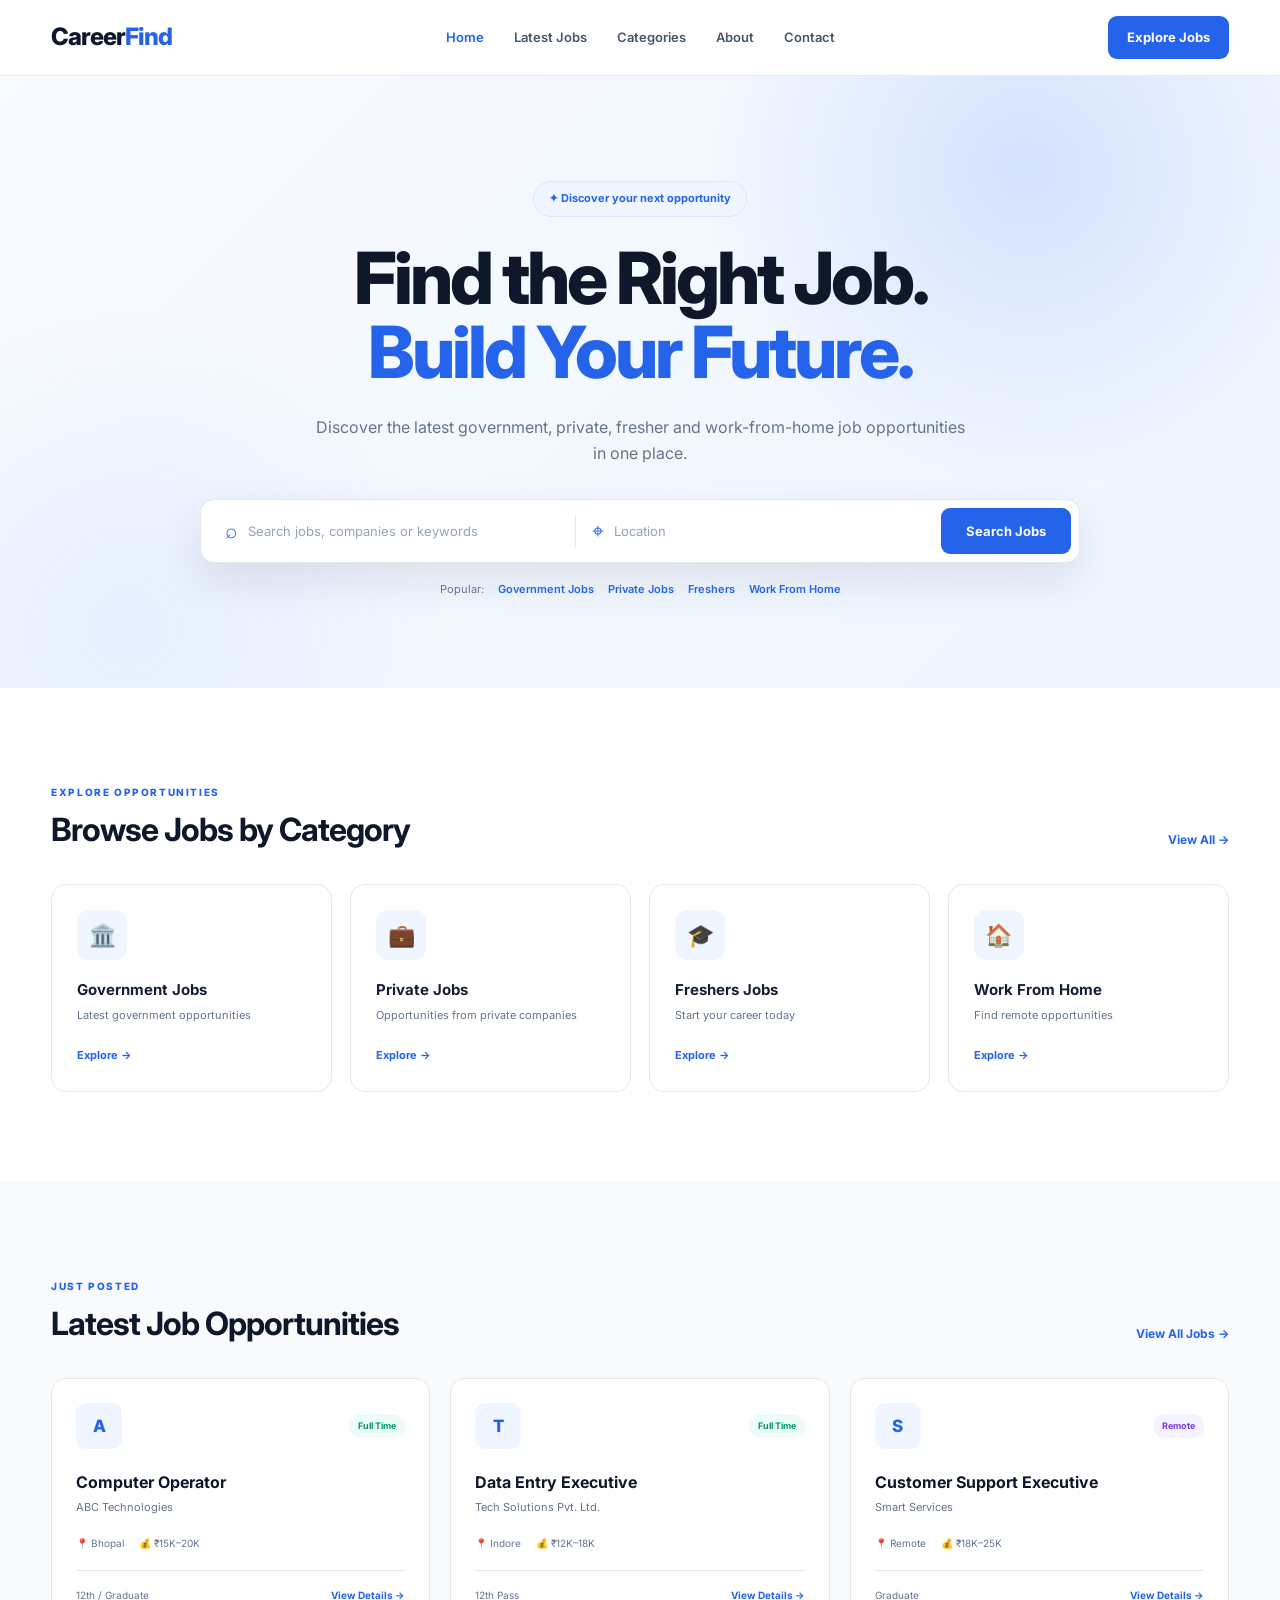
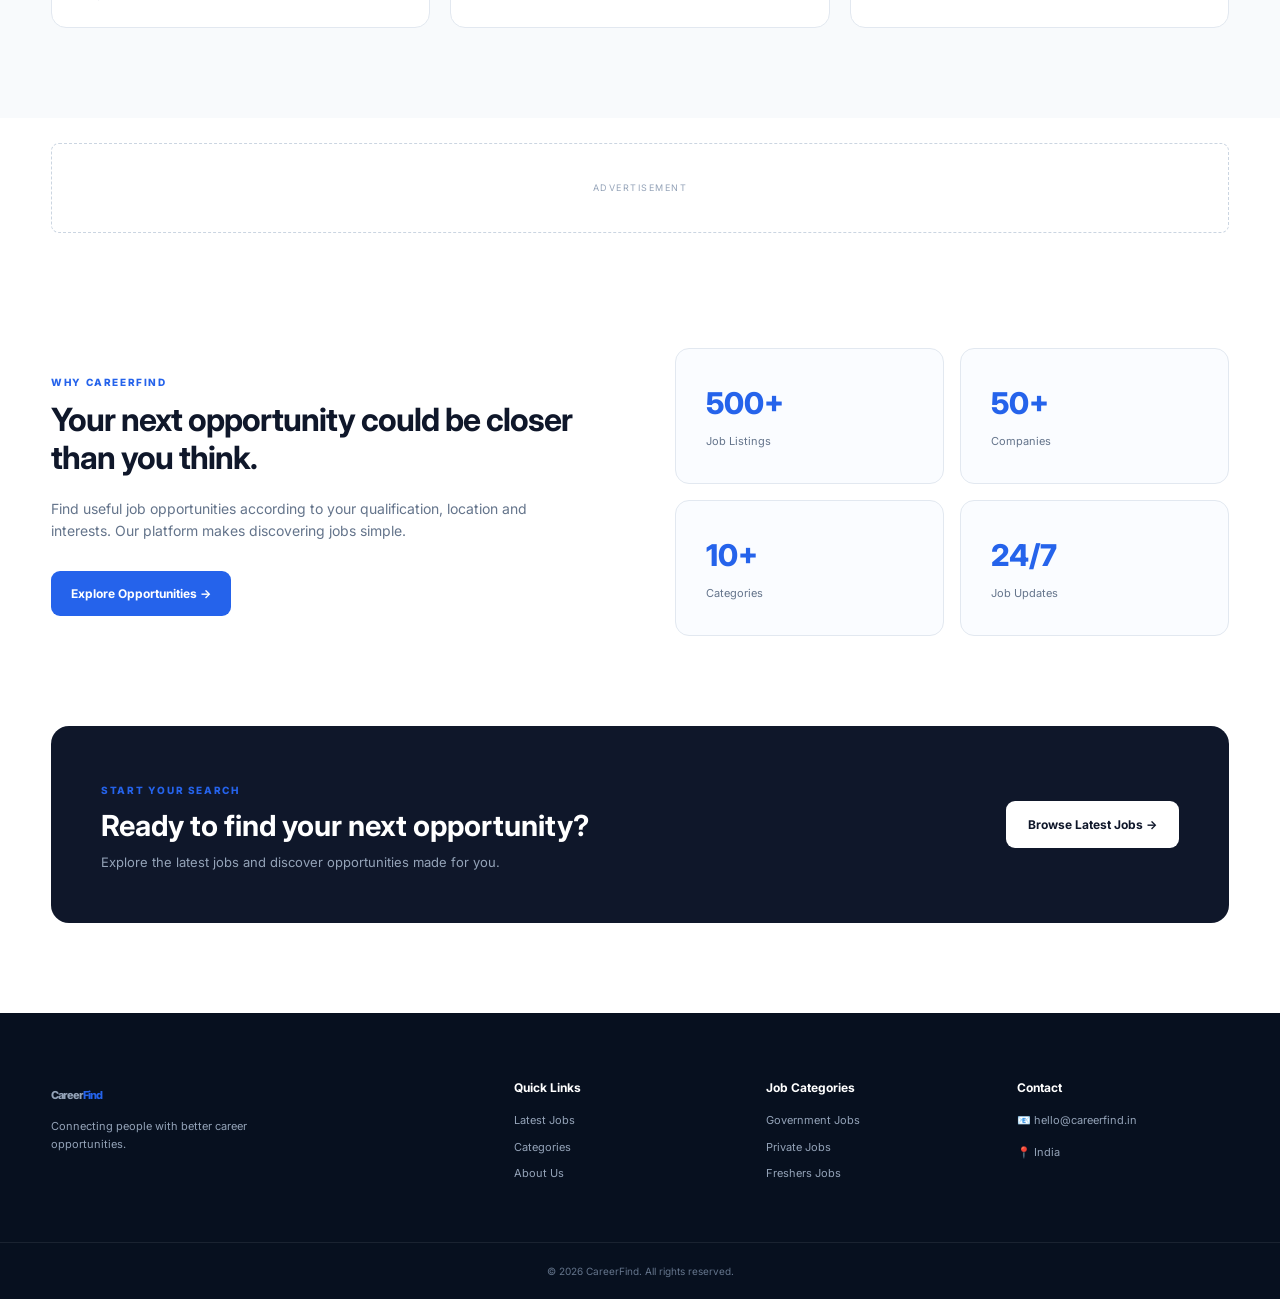
<file: index.html>
<!DOCTYPE html>
<html lang="en">
<head>
    <meta charset="UTF-8">
    <meta name="viewport" content="width=device-width, initial-scale=1.0">

    <title>CareerFind | Find Your Next Opportunity</title>

    <link rel="preconnect" href="https://fonts.googleapis.com">
    <link rel="preconnect" href="https://fonts.gstatic.com" crossorigin>

    <link href="https://fonts.googleapis.com/css2?family=Inter:wght@400;500;600;700;800&display=swap" rel="stylesheet">

    <link rel="stylesheet" href="style.css">
</head>

<body>

    <!-- NAVBAR -->
    <header class="navbar">
        <div class="container nav-container">

            <a href="index.html" class="logo">
                Career<span>Find</span>
            </a>

            <nav class="nav-links">
                <a href="index.html" class="active">Home</a>
                <a href="#">Latest Jobs</a>
                <a href="#">Categories</a>
                <a href="#">About</a>
                <a href="#">Contact</a>
            </nav>

            <a href="#" class="nav-button">
                Explore Jobs
            </a>

            <button class="menu-button">
                ☰
            </button>

        </div>
    </header>


    <!-- HERO -->
    <main>

        <section class="hero">
            <div class="container hero-content">

                <div class="hero-badge">
                    ✦ Discover your next opportunity
                </div>

                <h1>
                    Find the Right Job.<br>
                    <span>Build Your Future.</span>
                </h1>

                <p>
                    Discover the latest government, private, fresher
                    and work-from-home job opportunities in one place.
                </p>


                <!-- SEARCH -->
                <div class="search-box">

                    <div class="search-input">
                        <span>⌕</span>
                        <input
                            type="text"
                            placeholder="Search jobs, companies or keywords"
                        >
                    </div>

                    <div class="location-input">
                        <span>⌖</span>
                        <input
                            type="text"
                            placeholder="Location"
                        >
                    </div>

                    <button class="search-button">
                        Search Jobs
                    </button>

                </div>


                <div class="popular-searches">
                    <span>Popular:</span>
                    <a href="#">Government Jobs</a>
                    <a href="#">Private Jobs</a>
                    <a href="#">Freshers</a>
                    <a href="#">Work From Home</a>
                </div>

            </div>
        </section>


        <!-- CATEGORIES -->
        <section class="section">

            <div class="container">

                <div class="section-header">

                    <div>
                        <span class="section-label">
                            EXPLORE OPPORTUNITIES
                        </span>

                        <h2>Browse Jobs by Category</h2>
                    </div>

                    <a href="#" class="view-all">
                        View All →
                    </a>

                </div>


                <div class="category-grid">

                    <a href="#" class="category-card">

                        <div class="category-icon">
                            🏛️
                        </div>

                        <h3>Government Jobs</h3>

                        <p>
                            Latest government opportunities
                        </p>

                        <span>
                            Explore →
                        </span>

                    </a>


                    <a href="#" class="category-card">

                        <div class="category-icon">
                            💼
                        </div>

                        <h3>Private Jobs</h3>

                        <p>
                            Opportunities from private companies
                        </p>

                        <span>
                            Explore →
                        </span>

                    </a>


                    <a href="#" class="category-card">

                        <div class="category-icon">
                            🎓
                        </div>

                        <h3>Freshers Jobs</h3>

                        <p>
                            Start your career today
                        </p>

                        <span>
                            Explore →
                        </span>

                    </a>


                    <a href="#" class="category-card">

                        <div class="category-icon">
                            🏠
                        </div>

                        <h3>Work From Home</h3>

                        <p>
                            Find remote opportunities
                        </p>

                        <span>
                            Explore →
                        </span>

                    </a>

                </div>

            </div>

        </section>


        <!-- LATEST JOBS -->
        <section class="section latest-section">

            <div class="container">

                <div class="section-header">

                    <div>
                        <span class="section-label">
                            JUST POSTED
                        </span>

                        <h2>Latest Job Opportunities</h2>
                    </div>

                    <a href="#" class="view-all">
                        View All Jobs →
                    </a>

                </div>


                <div class="jobs-grid">

                    <!-- JOB CARD -->
                    <article class="job-card">

                        <div class="job-card-top">

                            <div class="company-logo">
                                A
                            </div>

                            <span class="job-status">
                                Full Time
                            </span>

                        </div>

                        <h3>
                            Computer Operator
                        </h3>

                        <p class="company-name">
                            ABC Technologies
                        </p>

                        <div class="job-meta">
                            <span>📍 Bhopal</span>
                            <span>💰 ₹15K–20K</span>
                        </div>

                        <div class="job-card-bottom">

                            <span>
                                12th / Graduate
                            </span>

                            <a href="pages/job-details.html">
                                View Details →
                            </a>

                        </div>

                    </article>


                    <!-- JOB CARD -->
                    <article class="job-card">

                        <div class="job-card-top">

                            <div class="company-logo">
                                T
                            </div>

                            <span class="job-status">
                                Full Time
                            </span>

                        </div>

                        <h3>
                            Data Entry Executive
                        </h3>

                        <p class="company-name">
                            Tech Solutions Pvt. Ltd.
                        </p>

                        <div class="job-meta">
                            <span>📍 Indore</span>
                            <span>💰 ₹12K–18K</span>
                        </div>

                        <div class="job-card-bottom">

                            <span>
                                12th Pass
                            </span>

                            <a href="#">
                                View Details →
                            </a>

                        </div>

                    </article>


                    <!-- JOB CARD -->
                    <article class="job-card">

                        <div class="job-card-top">

                            <div class="company-logo">
                                S
                            </div>

                            <span class="job-status remote">
                                Remote
                            </span>

                        </div>

                        <h3>
                            Customer Support Executive
                        </h3>

                        <p class="company-name">
                            Smart Services
                        </p>

                        <div class="job-meta">
                            <span>📍 Remote</span>
                            <span>💰 ₹18K–25K</span>
                        </div>

                        <div class="job-card-bottom">

                            <span>
                                Graduate
                            </span>

                            <a href="#">
                                View Details →
                            </a>

                        </div>

                    </article>

                </div>

            </div>

        </section>


        <!-- ADVERTISEMENT -->
        <section class="advertisement">

            <div class="container">

                <div class="ad-box">
                    <span>ADVERTISEMENT</span>
                </div>

            </div>

        </section>


        <!-- WHY SECTION -->
        <section class="section">

            <div class="container why-section">

                <div class="why-content">

                    <span class="section-label">
                        WHY CAREERFIND
                    </span>

                    <h2>
                        Your next opportunity
                        could be closer than you think.
                    </h2>

                    <p>
                        Find useful job opportunities according to
                        your qualification, location and interests.
                        Our platform makes discovering jobs simple.
                    </p>

                    <a href="#" class="primary-button">
                        Explore Opportunities →
                    </a>

                </div>


                <div class="stats-grid">

                    <div class="stat-card">
                        <strong>500+</strong>
                        <span>Job Listings</span>
                    </div>

                    <div class="stat-card">
                        <strong>50+</strong>
                        <span>Companies</span>
                    </div>

                    <div class="stat-card">
                        <strong>10+</strong>
                        <span>Categories</span>
                    </div>

                    <div class="stat-card">
                        <strong>24/7</strong>
                        <span>Job Updates</span>
                    </div>

                </div>

            </div>

        </section>


        <!-- CTA -->
        <section class="cta-section">

            <div class="container">

                <div class="cta-box">

                    <div>

                        <span class="section-label">
                            START YOUR SEARCH
                        </span>

                        <h2>
                            Ready to find your next opportunity?
                        </h2>

                        <p>
                            Explore the latest jobs and discover
                            opportunities made for you.
                        </p>

                    </div>

                    <a href="#" class="cta-button">
                        Browse Latest Jobs →
                    </a>

                </div>

            </div>

        </section>

    </main>


    <!-- FOOTER -->
    <footer>

        <div class="container footer-grid">

            <div>

                <a href="index.html" class="logo footer-logo">
                    Career<span>Find</span>
                </a>

                <p>
                    Connecting people with better
                    career opportunities.
                </p>

            </div>


            <div>

                <h4>Quick Links</h4>

                <a href="#">Latest Jobs</a>
                <a href="#">Categories</a>
                <a href="#">About Us</a>

            </div>


            <div>

                <h4>Job Categories</h4>

                <a href="#">Government Jobs</a>
                <a href="#">Private Jobs</a>
                <a href="#">Freshers Jobs</a>

            </div>


            <div>

                <h4>Contact</h4>

                <p>📧 hello@careerfind.in</p>
                <p>📍 India</p>

            </div>

        </div>


        <div class="footer-bottom">
            © 2026 CareerFind. All rights reserved.
        </div>

    </footer>


    <script src="script.js"></script>

</body>
</html>
</file>
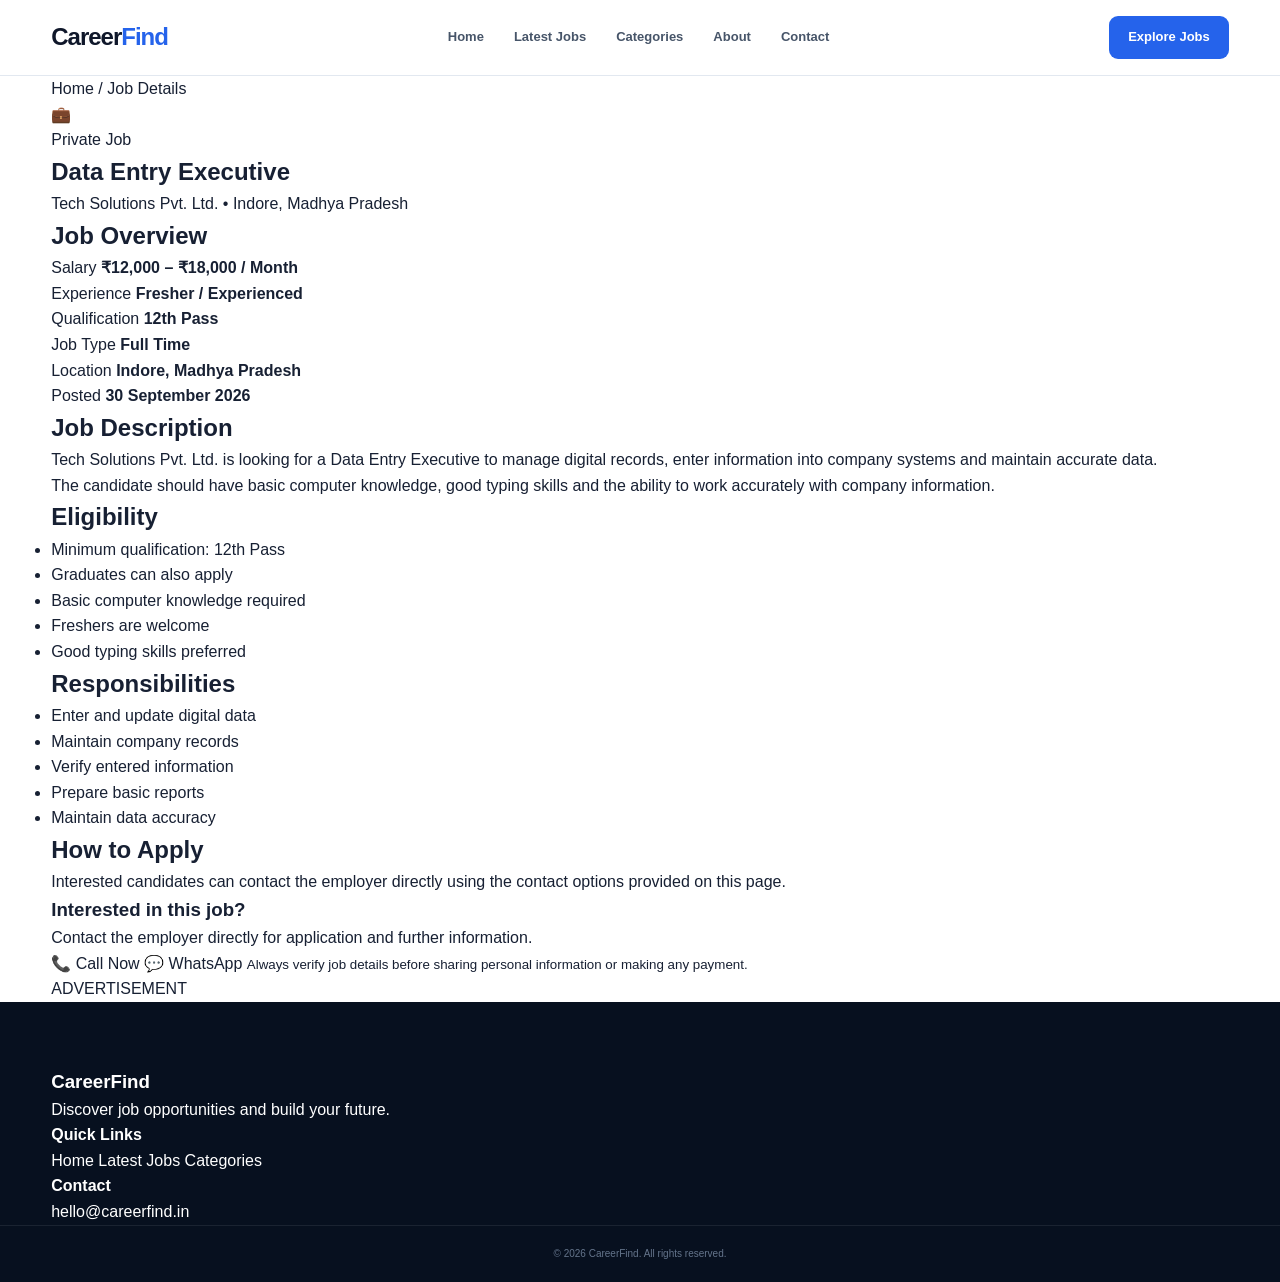
<file: data-entry.html>
<!DOCTYPE html>
<html lang="en">
<head>
    <meta charset="UTF-8">
    <meta name="viewport" content="width=device-width, initial-scale=1.0">

    <title>Data Entry Executive | CareerFind</title>

    <meta name="description" content="View complete details for Data Entry Executive job at Tech Solutions Pvt. Ltd.">

    <link rel="stylesheet" href="../style.css">
</head>

<body>

    <!-- NAVBAR -->
    <header class="navbar">
        <div class="container nav-container">

            <a href="../index.html" class="logo">
                Career<span>Find</span>
            </a>

            <nav class="nav-links">
                <a href="../index.html">Home</a>
                <a href="../index.html">Latest Jobs</a>
                <a href="../index.html">Categories</a>
                <a href="../index.html">About</a>
                <a href="../index.html">Contact</a>
            </nav>

            <a href="../index.html" class="nav-button">
                Explore Jobs
            </a>

        </div>
    </header>


    <!-- JOB DETAILS -->
    <main class="job-details-page">

        <div class="container">

            <!-- Breadcrumb -->
            <div class="breadcrumb">

                <a href="../index.html">
                    Home
                </a>

                <span>/</span>

                <span>
                    Job Details
                </span>

            </div>


            <!-- JOB HEADER -->
            <section class="job-detail-header">

                <div class="job-detail-icon">
                    💼
                </div>

                <div class="job-detail-title">

                    <span class="job-badge">
                        Private Job
                    </span>

                    <h1>
                        Data Entry Executive
                    </h1>

                    <p>
                        Tech Solutions Pvt. Ltd.
                        <span>•</span>
                        Indore, Madhya Pradesh
                    </p>

                </div>

            </section>


            <!-- JOB CONTENT -->
            <div class="job-detail-layout">


                <!-- MAIN INFORMATION -->
                <section class="job-detail-content">


                    <!-- JOB OVERVIEW -->
                    <div class="detail-card">

                        <h2>
                            Job Overview
                        </h2>

                        <div class="job-overview-grid">

                            <div>
                                <span>
                                    Salary
                                </span>

                                <strong>
                                    ₹12,000 – ₹18,000 / Month
                                </strong>
                            </div>


                            <div>
                                <span>
                                    Experience
                                </span>

                                <strong>
                                    Fresher / Experienced
                                </strong>
                            </div>


                            <div>
                                <span>
                                    Qualification
                                </span>

                                <strong>
                                    12th Pass
                                </strong>
                            </div>


                            <div>
                                <span>
                                    Job Type
                                </span>

                                <strong>
                                    Full Time
                                </strong>
                            </div>


                            <div>
                                <span>
                                    Location
                                </span>

                                <strong>
                                    Indore, Madhya Pradesh
                                </strong>
                            </div>


                            <div>
                                <span>
                                    Posted
                                </span>

                                <strong>
                                    30 September 2026
                                </strong>
                            </div>

                        </div>

                    </div>


                    <!-- DESCRIPTION -->
                    <div class="detail-card">

                        <h2>
                            Job Description
                        </h2>

                        <p>
                            Tech Solutions Pvt. Ltd. is looking for a
                            Data Entry Executive to manage digital records,
                            enter information into company systems and
                            maintain accurate data.
                        </p>

                        <p>
                            The candidate should have basic computer
                            knowledge, good typing skills and the ability
                            to work accurately with company information.
                        </p>

                    </div>


                    <!-- ELIGIBILITY -->
                    <div class="detail-card">

                        <h2>
                            Eligibility
                        </h2>

                        <ul class="detail-list">

                            <li>
                                Minimum qualification: 12th Pass
                            </li>

                            <li>
                                Graduates can also apply
                            </li>

                            <li>
                                Basic computer knowledge required
                            </li>

                            <li>
                                Freshers are welcome
                            </li>

                            <li>
                                Good typing skills preferred
                            </li>

                        </ul>

                    </div>


                    <!-- RESPONSIBILITIES -->
                    <div class="detail-card">

                        <h2>
                            Responsibilities
                        </h2>

                        <ul class="detail-list">

                            <li>
                                Enter and update digital data
                            </li>

                            <li>
                                Maintain company records
                            </li>

                            <li>
                                Verify entered information
                            </li>

                            <li>
                                Prepare basic reports
                            </li>

                            <li>
                                Maintain data accuracy
                            </li>

                        </ul>

                    </div>


                    <!-- HOW TO APPLY -->
                    <div class="detail-card">

                        <h2>
                            How to Apply
                        </h2>

                        <p>
                            Interested candidates can contact the employer
                            directly using the contact options provided
                            on this page.
                        </p>

                    </div>


                </section>


                <!-- SIDEBAR -->
                <aside class="job-detail-sidebar">


                    <div class="apply-card">

                        <h3>
                            Interested in this job?
                        </h3>

                        <p>
                            Contact the employer directly for application
                            and further information.
                        </p>


                        <a
                            href="tel:+919999999999"
                            class="apply-button"
                        >
                            📞 Call Now
                        </a>


                        <a
                            href="https://wa.me/919999999999"
                            target="_blank"
                            class="whatsapp-button"
                        >
                            💬 WhatsApp
                        </a>


                        <small>
                            Always verify job details before sharing
                            personal information or making any payment.
                        </small>

                    </div>


                    <!-- ADVERTISEMENT -->
                    <div class="sidebar-ad">

                        <span>
                            ADVERTISEMENT
                        </span>

                    </div>


                </aside>


            </div>

        </div>

    </main>


    <!-- FOOTER -->
    <footer class="footer">

        <div class="container footer-container">

            <div>

                <h3>
                    CareerFind
                </h3>

                <p>
                    Discover job opportunities and build your future.
                </p>

            </div>


            <div>

                <h4>
                    Quick Links
                </h4>

                <a href="../index.html">
                    Home
                </a>

                <a href="../index.html">
                    Latest Jobs
                </a>

                <a href="../index.html">
                    Categories
                </a>

            </div>


            <div>

                <h4>
                    Contact
                </h4>

                <p>
                    hello@careerfind.in
                </p>

            </div>

        </div>


        <div class="footer-bottom">

            © 2026 CareerFind. All rights reserved.

        </div>

    </footer>

</body>
</html>
</file>
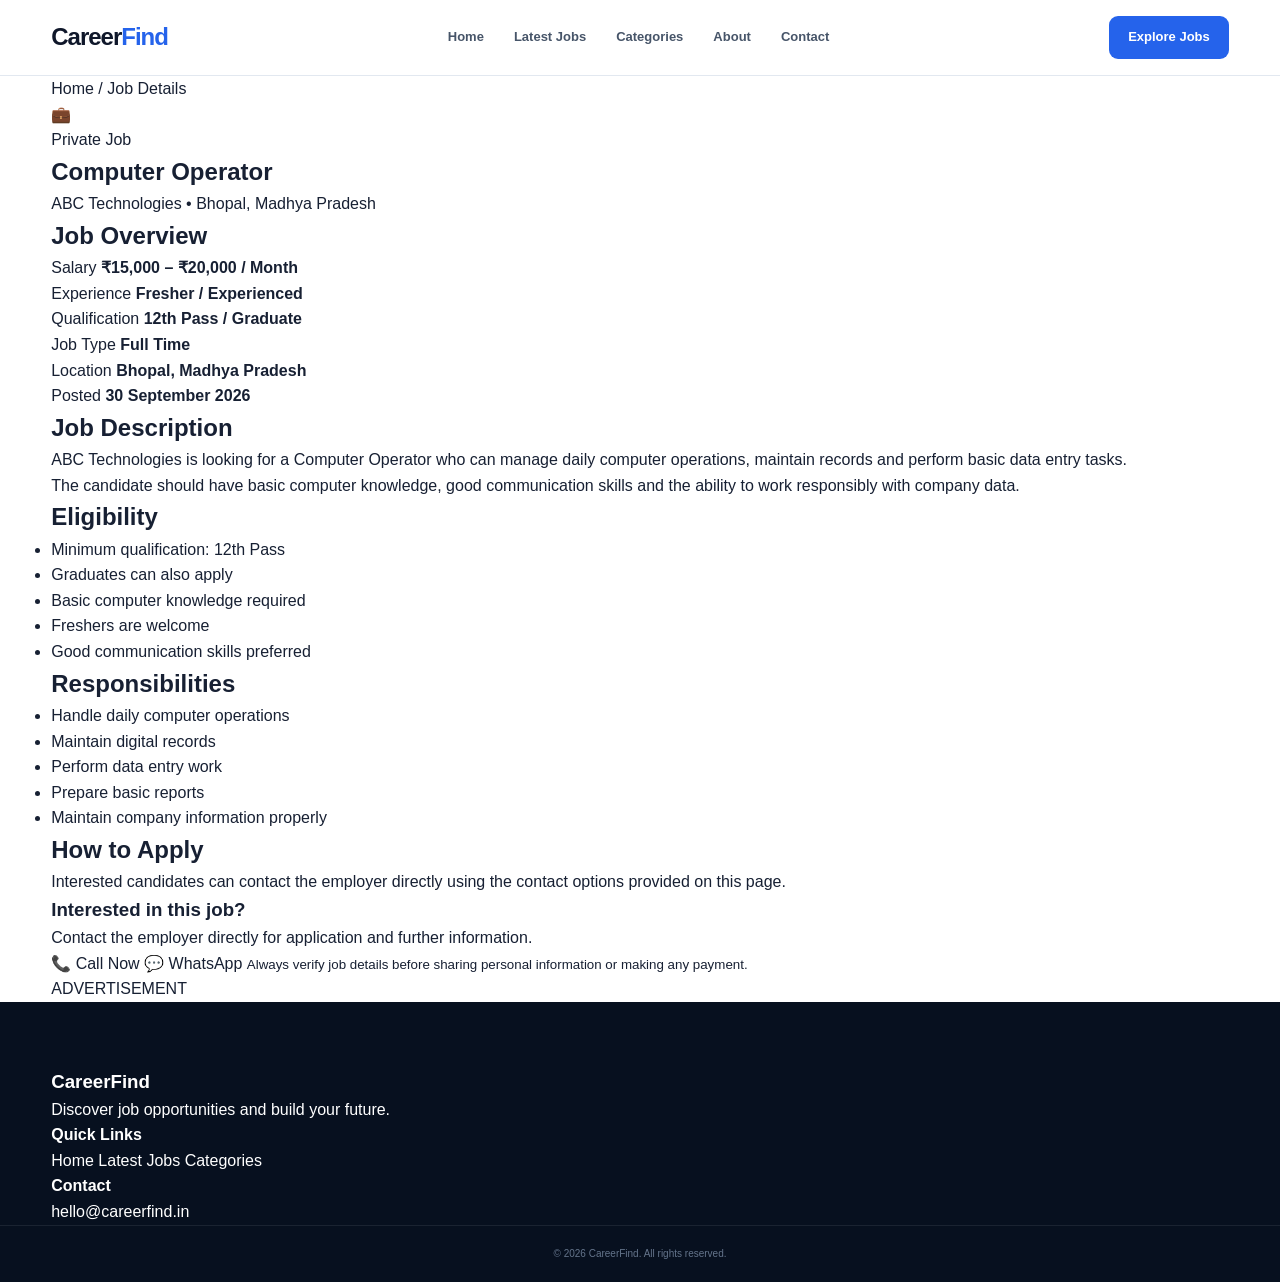
<file: pages/job-details.html>
<!DOCTYPE html>
<html lang="en">
<head>
    <meta charset="UTF-8">
    <meta name="viewport" content="width=device-width, initial-scale=1.0">

    <title>Job Details | CareerFind</title>
    <meta name="description" content="View complete job details, eligibility, salary, location and application information on CareerFind.">

    <link rel="stylesheet" href="../style.css">
</head>

<body>

    <!-- Navbar -->
    <header class="navbar">
        <div class="container nav-container">

            <a href="../index.html" class="logo">
                Career<span>Find</span>
            </a>

            <nav class="nav-links">
                <a href="../index.html">Home</a>
                <a href="../index.html#jobs">Latest Jobs</a>
                <a href="../index.html#categories">Categories</a>
                <a href="../index.html#about">About</a>
                <a href="../index.html#contact">Contact</a>
            </nav>

            <a href="../index.html#jobs" class="nav-button">
                Explore Jobs
            </a>

        </div>
    </header>


    <!-- Job Details -->
    <main class="job-details-page">

        <div class="container">

            <!-- Breadcrumb -->
            <div class="breadcrumb">
                <a href="../index.html">Home</a>
                <span>/</span>
                <span>Job Details</span>
            </div>


            <!-- Job Header -->
            <section class="job-detail-header">

                <div class="job-detail-icon">
                    💼
                </div>

                <div class="job-detail-title">
                    <span class="job-badge">Private Job</span>

                    <h1>Computer Operator</h1>

                    <p>
                        ABC Technologies
                        <span>•</span>
                        Bhopal, Madhya Pradesh
                    </p>
                </div>

            </section>


            <!-- Job Content -->
            <div class="job-detail-layout">

                <!-- Main Information -->
                <section class="job-detail-content">

                    <div class="detail-card">

                        <h2>Job Overview</h2>

                        <div class="job-overview-grid">

                            <div>
                                <span>Salary</span>
                                <strong>₹15,000 – ₹20,000 / Month</strong>
                            </div>

                            <div>
                                <span>Experience</span>
                                <strong>Fresher / Experienced</strong>
                            </div>

                            <div>
                                <span>Qualification</span>
                                <strong>12th Pass / Graduate</strong>
                            </div>

                            <div>
                                <span>Job Type</span>
                                <strong>Full Time</strong>
                            </div>

                            <div>
                                <span>Location</span>
                                <strong>Bhopal, Madhya Pradesh</strong>
                            </div>

                            <div>
                                <span>Posted</span>
                                <strong>30 September 2026</strong>
                            </div>

                        </div>

                    </div>


                    <div class="detail-card">

                        <h2>Job Description</h2>

                        <p>
                            ABC Technologies is looking for a Computer Operator
                            who can manage daily computer operations, maintain
                            records and perform basic data entry tasks.
                        </p>

                        <p>
                            The candidate should have basic computer knowledge,
                            good communication skills and the ability to work
                            responsibly with company data.
                        </p>

                    </div>


                    <div class="detail-card">

                        <h2>Eligibility</h2>

                        <ul class="detail-list">
                            <li>Minimum qualification: 12th Pass</li>
                            <li>Graduates can also apply</li>
                            <li>Basic computer knowledge required</li>
                            <li>Freshers are welcome</li>
                            <li>Good communication skills preferred</li>
                        </ul>

                    </div>


                    <div class="detail-card">

                        <h2>Responsibilities</h2>

                        <ul class="detail-list">
                            <li>Handle daily computer operations</li>
                            <li>Maintain digital records</li>
                            <li>Perform data entry work</li>
                            <li>Prepare basic reports</li>
                            <li>Maintain company information properly</li>
                        </ul>

                    </div>


                    <div class="detail-card">

                        <h2>How to Apply</h2>

                        <p>
                            Interested candidates can contact the employer
                            directly using the contact options provided on
                            this page.
                        </p>

                    </div>

                </section>


                <!-- Sidebar -->
                <aside class="job-detail-sidebar">

                    <div class="apply-card">

                        <h3>Interested in this job?</h3>

                        <p>
                            Contact the employer directly for application
                            and further information.
                        </p>

                        <a href="tel:+919999999999" class="apply-button">
                            📞 Call Now
                        </a>

                        <a href="https://wa.me/919999999999"
                           target="_blank"
                           class="whatsapp-button">
                            💬 WhatsApp
                        </a>

                        <small>
                            Always verify job details before sharing
                            personal information or making any payment.
                        </small>

                    </div>


                    <div class="sidebar-ad">
                        <span>ADVERTISEMENT</span>
                    </div>

                </aside>

            </div>

        </div>

    </main>


    <!-- Footer -->
    <footer class="footer">

        <div class="container footer-container">

            <div>
                <h3>CareerFind</h3>
                <p>
                    Discover job opportunities and build your future.
                </p>
            </div>

            <div>
                <h4>Quick Links</h4>
                <a href="../index.html">Home</a>
                <a href="../index.html#jobs">Latest Jobs</a>
                <a href="../index.html#categories">Categories</a>
            </div>

            <div>
                <h4>Contact</h4>
                <p>hello@careerfind.in</p>
            </div>

        </div>

        <div class="footer-bottom">
            © 2026 CareerFind. All rights reserved.
        </div>

    </footer>

</body>
</html>
</file>
<file: style.css>
* {
    margin: 0;
    padding: 0;
    box-sizing: border-box;
}

:root {
    --primary: #2563eb;
    --primary-dark: #1d4ed8;
    --dark: #0f172a;
    --text: #172033;
    --muted: #64748b;
    --light: #f8fafc;
    --border: #e2e8f0;
    --white: #ffffff;
}

html {
    scroll-behavior: smooth;
}

body {
    font-family: "Inter", sans-serif;
    color: var(--text);
    background: #fff;
    line-height: 1.6;
}

a {
    text-decoration: none;
    color: inherit;
}

button,
input {
    font-family: inherit;
}

.container {
    width: min(1180px, 92%);
    margin: auto;
}


/* =========================
   NAVBAR
========================= */

.navbar {
    height: 76px;
    background: rgba(255, 255, 255, 0.94);
    border-bottom: 1px solid var(--border);
    position: sticky;
    top: 0;
    z-index: 1000;
    backdrop-filter: blur(14px);
}

.nav-container {
    height: 100%;
    display: flex;
    align-items: center;
    justify-content: space-between;
}

.logo {
    font-size: 24px;
    font-weight: 800;
    letter-spacing: -1px;
    color: var(--dark);
}

.logo span {
    color: var(--primary);
}

.nav-links {
    display: flex;
    align-items: center;
    gap: 30px;
}

.nav-links a {
    font-size: 13px;
    font-weight: 600;
    color: #475569;
    transition: 0.25s ease;
}

.nav-links a:hover,
.nav-links a.active {
    color: var(--primary);
}

.nav-button {
    padding: 11px 19px;
    background: var(--primary);
    color: white;
    border-radius: 9px;
    font-size: 13px;
    font-weight: 700;
    transition: 0.25s ease;
}

.nav-button:hover {
    background: var(--primary-dark);
    transform: translateY(-2px);
}

.menu-button {
    display: none;
    background: transparent;
    border: 0;
    font-size: 25px;
    cursor: pointer;
}


/* =========================
   HERO
========================= */

.hero {
    position: relative;
    overflow: hidden;
    padding: 105px 0 90px;
    text-align: center;

    background:
        radial-gradient(
            circle at 80% 15%,
            rgba(37, 99, 235, 0.15),
            transparent 28%
        ),
        radial-gradient(
            circle at 10% 90%,
            rgba(59, 130, 246, 0.08),
            transparent 25%
        ),
        linear-gradient(
            135deg,
            #f8fbff,
            #eef5ff
        );
}

.hero-content {
    max-width: 920px;
}

.hero-badge {
    display: inline-flex;
    align-items: center;
    padding: 8px 15px;
    margin-bottom: 24px;

    border: 1px solid #dbe7ff;
    border-radius: 50px;

    background: #eff6ff;
    color: var(--primary);

    font-size: 11px;
    font-weight: 700;
}

.hero h1 {
    font-size: clamp(44px, 6vw, 72px);
    line-height: 1.04;
    letter-spacing: -3px;
    font-weight: 800;
    color: var(--dark);
}

.hero h1 span {
    color: var(--primary);
}

.hero p {
    max-width: 650px;
    margin: 25px auto 32px;

    color: var(--muted);
    font-size: 16px;
}


/* =========================
   SEARCH
========================= */

.search-box {
    display: flex;
    align-items: center;

    max-width: 880px;
    margin: auto;
    padding: 8px;

    background: white;
    border: 1px solid var(--border);
    border-radius: 14px;

    box-shadow: 0 18px 45px rgba(15, 23, 42, 0.1);
}

.search-input,
.location-input {
    flex: 1;

    display: flex;
    align-items: center;
    gap: 10px;

    padding: 0 16px;
}

.search-input {
    border-right: 1px solid var(--border);
}

.search-input span,
.location-input span {
    color: var(--primary);
    font-size: 21px;
}

.search-input input,
.location-input input {
    width: 100%;
    border: 0;
    outline: 0;

    color: var(--text);
    font-size: 13px;
}

.search-input input::placeholder,
.location-input input::placeholder {
    color: #94a3b8;
}

.search-button {
    border: 0;
    outline: 0;

    padding: 15px 25px;

    background: var(--primary);
    color: white;

    border-radius: 9px;

    font-size: 13px;
    font-weight: 700;

    cursor: pointer;

    transition: 0.25s ease;
}

.search-button:hover {
    background: var(--primary-dark);
    transform: translateY(-1px);
}

.popular-searches {
    display: flex;
    justify-content: center;
    align-items: center;
    flex-wrap: wrap;
    gap: 14px;

    margin-top: 18px;

    font-size: 11px;
}

.popular-searches span {
    color: var(--muted);
}

.popular-searches a {
    color: var(--primary);
    font-weight: 600;
}


/* =========================
   SECTIONS
========================= */

.section {
    padding: 90px 0;
}

.latest-section {
    background: var(--light);
}

.section-header {
    display: flex;
    justify-content: space-between;
    align-items: flex-end;

    margin-bottom: 35px;
}

.section-label {
    color: var(--primary);

    font-size: 10px;
    font-weight: 800;

    letter-spacing: 1.6px;
}

.section-header h2,
.why-content h2 {
    margin-top: 7px;

    color: var(--dark);

    font-size: 32px;
    line-height: 1.2;

    letter-spacing: -1px;
}

.view-all {
    color: var(--primary);

    font-size: 12px;
    font-weight: 700;
}

.view-all:hover {
    text-decoration: underline;
}


/* =========================
   CATEGORY CARDS
========================= */

.category-grid {
    display: grid;
    grid-template-columns: repeat(4, 1fr);
    gap: 18px;
}

.category-card {
    padding: 25px;

    background: white;

    border: 1px solid var(--border);
    border-radius: 15px;

    transition: 0.3s ease;
}

.category-card:hover {
    transform: translateY(-6px);

    border-color: #bfdbfe;

    box-shadow:
        0 18px 40px rgba(15, 23, 42, 0.08);
}

.category-icon {
    width: 50px;
    height: 50px;

    display: grid;
    place-items: center;

    margin-bottom: 18px;

    background: #eff6ff;
    border-radius: 12px;

    font-size: 22px;
}

.category-card h3 {
    font-size: 15px;
    margin-bottom: 5px;
}

.category-card p {
    color: var(--muted);

    font-size: 11px;

    margin-bottom: 16px;
}

.category-card span {
    color: var(--primary);

    font-size: 11px;
    font-weight: 700;
}


/* =========================
   JOB CARDS
========================= */

.jobs-grid {
    display: grid;
    grid-template-columns: repeat(3, 1fr);
    gap: 20px;
}

.job-card {
    padding: 24px;

    background: white;

    border: 1px solid var(--border);
    border-radius: 15px;

    transition: 0.3s ease;
}

.job-card:hover {
    transform: translateY(-5px);

    box-shadow:
        0 18px 40px rgba(15, 23, 42, 0.08);
}

.job-card-top,
.job-card-bottom,
.job-meta {
    display: flex;
    align-items: center;
    justify-content: space-between;
}

.company-logo {
    width: 46px;
    height: 46px;

    display: grid;
    place-items: center;

    background: #eff6ff;
    color: var(--primary);

    border-radius: 11px;

    font-size: 17px;
    font-weight: 800;
}

.job-status {
    padding: 5px 9px;

    background: #ecfdf5;
    color: #059669;

    border-radius: 50px;

    font-size: 9px;
    font-weight: 700;
}

.job-status.remote {
    background: #f5f3ff;
    color: #7c3aed;
}

.job-card h3 {
    margin-top: 21px;

    color: var(--dark);

    font-size: 16px;
}

.company-name {
    margin-top: 3px;

    color: var(--muted);

    font-size: 11px;
}

.job-meta {
    justify-content: flex-start;
    gap: 15px;

    margin: 19px 0;

    color: var(--muted);

    font-size: 10px;
}

.job-card-bottom {
    padding-top: 16px;

    border-top: 1px solid var(--border);

    color: var(--muted);

    font-size: 10px;
}

.job-card-bottom a {
    color: var(--primary);

    font-weight: 700;
}


/* =========================
   ADVERTISEMENT
========================= */

.advertisement {
    padding: 25px 0;
}

.ad-box {
    height: 90px;

    display: grid;
    place-items: center;

    border: 1px dashed #cbd5e1;
    border-radius: 8px;

    color: #94a3b8;

    font-size: 9px;
    letter-spacing: 1.5px;
}


/* =========================
   WHY SECTION
========================= */

.why-section {
    display: grid;
    grid-template-columns: 1fr 1fr;

    align-items: center;

    gap: 70px;
}

.why-content p {
    max-width: 530px;

    margin: 20px 0 28px;

    color: var(--muted);

    font-size: 14px;
}

.primary-button {
    display: inline-block;

    padding: 13px 20px;

    background: var(--primary);
    color: white;

    border-radius: 9px;

    font-size: 12px;
    font-weight: 700;

    transition: 0.25s ease;
}

.primary-button:hover {
    background: var(--primary-dark);
    transform: translateY(-2px);
}

.stats-grid {
    display: grid;
    grid-template-columns: repeat(2, 1fr);

    gap: 16px;
}

.stat-card {
    padding: 30px;

    background: #fafcff;

    border: 1px solid var(--border);
    border-radius: 14px;
}

.stat-card strong {
    display: block;

    color: var(--primary);

    font-size: 30px;
    font-weight: 800;
}

.stat-card span {
    color: var(--muted);

    font-size: 11px;
}


/* =========================
   CTA
========================= */

.cta-section {
    padding: 0 0 90px;
}

.cta-box {
    display: flex;
    align-items: center;
    justify-content: space-between;

    gap: 30px;

    padding: 50px;

    background: var(--dark);

    border-radius: 18px;

    color: white;
}

.cta-box h2 {
    margin: 8px 0;

    font-size: 29px;
    line-height: 1.2;
}

.cta-box p {
    color: #94a3b8;

    font-size: 13px;
}

.cta-button {
    padding: 14px 22px;

    background: white;
    color: var(--dark);

    border-radius: 9px;

    font-size: 12px;
    font-weight: 700;

    white-space: nowrap;

    transition: 0.25s ease;
}

.cta-button:hover {
    transform: translateY(-2px);
}


/* =========================
   FOOTER
========================= */

footer {
    padding-top: 65px;

    background: #07101f;

    color: white;
}

.footer-grid {
    display: grid;

    grid-template-columns: 2fr 1fr 1fr 1fr;

    gap: 40px;

    padding-bottom: 50px;
}

.footer-logo {
    color: white;
}

.footer-grid h4 {
    margin-bottom: 15px;

    font-size: 12px;
}

.footer-grid p,
.footer-grid a {
    color: #94a3b8;

    font-size: 11px;
}

.footer-grid > div > p {
    max-width: 260px;

    margin-top: 14px;
}

.footer-grid a {
    display: block;

    margin: 9px 0;

    transition: 0.2s;
}

.footer-grid a:hover {
    color: white;
}

.footer-bottom {
    padding: 20px;

    border-top: 1px solid rgba(255, 255, 255, 0.08);

    text-align: center;

    color: #64748b;

    font-size: 10px;
}


/* =========================
   RESPONSIVE
========================= */

@media (max-width: 900px) {

    .nav-links,
    .nav-button {
        display: none;
    }

    .menu-button {
        display: block;
    }

    .hero {
        padding: 80px 0 70px;
    }

    .category-grid,
    .jobs-grid {
        grid-template-columns: repeat(2, 1fr);
    }

    .why-section {
        grid-template-columns: 1fr;

        gap: 45px;
    }

    .footer-grid {
        grid-template-columns: 1fr 1fr;
    }
}


@media (max-width: 600px) {

    .section {
        padding: 65px 0;
    }

    .hero h1 {
        font-size: 43px;
        letter-spacing: -2px;
    }

    .hero p {
        font-size: 14px;
    }

    .search-box {
        flex-direction: column;

        gap: 7px;
    }

    .search-input,
    .location-input {
        width: 100%;

        padding: 14px;

        border-right: 0;
        border-bottom: 1px solid var(--border);
    }

    .search-button {
        width: 100%;
    }

    .category-grid,
    .jobs-grid,
    .footer-grid {
        grid-template-columns: 1fr;
    }

    .section-header {
        flex-direction: column;

        align-items: flex-start;

        gap: 12px;
    }

    .why-content h2,
    .section-header h2 {
        font-size: 27px;
    }

    .stats-grid {
        grid-template-columns: 1fr 1fr;
    }

    .cta-box {
        flex-direction: column;

        align-items: flex-start;

        padding: 32px;
    }
/* =========================================
   JOB DETAILS PAGE
========================================= */

.job-details-page {
    padding: 120px 0 70px;
    background: #f7f9fc;
    min-height: 100vh;
}

.breadcrumb {
    display: flex;
    gap: 10px;
    align-items: center;
    margin-bottom: 30px;
    font-size: 14px;
    color: #64748b;
}

.breadcrumb a {
    color: #2563eb;
    text-decoration: none;
}

.job-detail-header {
    background: #ffffff;
    border: 1px solid #e5e7eb;
    border-radius: 20px;
    padding: 30px;
    display: flex;
    align-items: center;
    gap: 20px;
    margin-bottom: 30px;
    box-shadow: 0 10px 30px rgba(15, 23, 42, 0.05);
}

.job-detail-icon {
    width: 75px;
    height: 75px;
    border-radius: 18px;
    background: #eff6ff;
    display: flex;
    align-items: center;
    justify-content: center;
    font-size: 34px;
    flex-shrink: 0;
}

.job-badge {
    display: inline-block;
    background: #eff6ff;
    color: #2563eb;
    padding: 6px 12px;
    border-radius: 50px;
    font-size: 12px;
    font-weight: 700;
    margin-bottom: 8px;
}

.job-detail-title h1 {
    margin: 0 0 8px;
    font-size: 34px;
    color: #0f172a;
}

.job-detail-title p {
    margin: 0;
    color: #64748b;
    font-size: 15px;
}

.job-detail-title p span {
    margin: 0 7px;
}

.job-detail-layout {
    display: grid;
    grid-template-columns: minmax(0, 1fr) 340px;
    gap: 30px;
    align-items: start;
}

.detail-card {
    background: #ffffff;
    border: 1px solid #e5e7eb;
    border-radius: 18px;
    padding: 28px;
    margin-bottom: 22px;
    box-shadow: 0 8px 25px rgba(15, 23, 42, 0.04);
}

.detail-card h2 {
    margin: 0 0 22px;
    font-size: 21px;
    color: #0f172a;
}

.detail-card p {
    color: #64748b;
    line-height: 1.8;
    margin-bottom: 14px;
}

.job-overview-grid {
    display: grid;
    grid-template-columns: repeat(2, 1fr);
    gap: 20px;
}

.job-overview-grid div {
    background: #f8fafc;
    border-radius: 12px;
    padding: 17px;
}

.job-overview-grid span {
    display: block;
    font-size: 13px;
    color: #64748b;
    margin-bottom: 7px;
}

.job-overview-grid strong {
    display: block;
    color: #0f172a;
    font-size: 14px;
}

.detail-list {
    margin: 0;
    padding-left: 20px;
    color: #64748b;
    line-height: 2;
}

.job-detail-sidebar {
    position: sticky;
    top: 100px;
}

.apply-card {
    background: #ffffff;
    border: 1px solid #e5e7eb;
    border-radius: 18px;
    padding: 25px;
    box-shadow: 0 10px 30px rgba(15, 23, 42, 0.06);
}

.apply-card h3 {
    margin: 0 0 10px;
    font-size: 21px;
    color: #0f172a;
}

.apply-card p {
    color: #64748b;
    font-size: 14px;
    line-height: 1.7;
    margin-bottom: 20px;
}

.apply-button,
.whatsapp-button {
    display: block;
    width: 100%;
    text-align: center;
    text-decoration: none;
    padding: 13px 18px;
    border-radius: 10px;
    font-weight: 700;
    margin-bottom: 12px;
    box-sizing: border-box;
}

.apply-button {
    background: #2563eb;
    color: #ffffff;
}

.whatsapp-button {
    background: #22c55e;
    color: #ffffff;
}

.apply-button:hover,
.whatsapp-button:hover {
    opacity: 0.9;
}

.apply-card small {
    display: block;
    margin-top: 18px;
    color: #94a3b8;
    font-size: 11px;
    line-height: 1.6;
}

.sidebar-ad {
    height: 250px;
    margin-top: 22px;
    border: 1px dashed #cbd5e1;
    border-radius: 15px;
    display: flex;
    align-items: center;
    justify-content: center;
    background: #ffffff;
    color: #94a3b8;
    font-size: 11px;
    letter-spacing: 1px;
}


/* Mobile */
@media (max-width: 768px) {

    .job-details-page {
        padding: 100px 0 50px;
    }

    .job-detail-header {
        padding: 22px;
        align-items: flex-start;
    }

    .job-detail-icon {
        width: 58px;
        height: 58px;
        font-size: 27px;
    }

    .job-detail-title h1 {
        font-size: 25px;
    }

    .job-detail-layout {
        grid-template-columns: 1fr;
    }

    .job-detail-sidebar {
        position: static;
    }

    .job-overview-grid {
        grid-template-columns: 1fr;
    }

    .detail-card {
        padding: 22px;
    }
}
    .cta-box h2 {
        font-size: 25px;
    }
}
</file>
